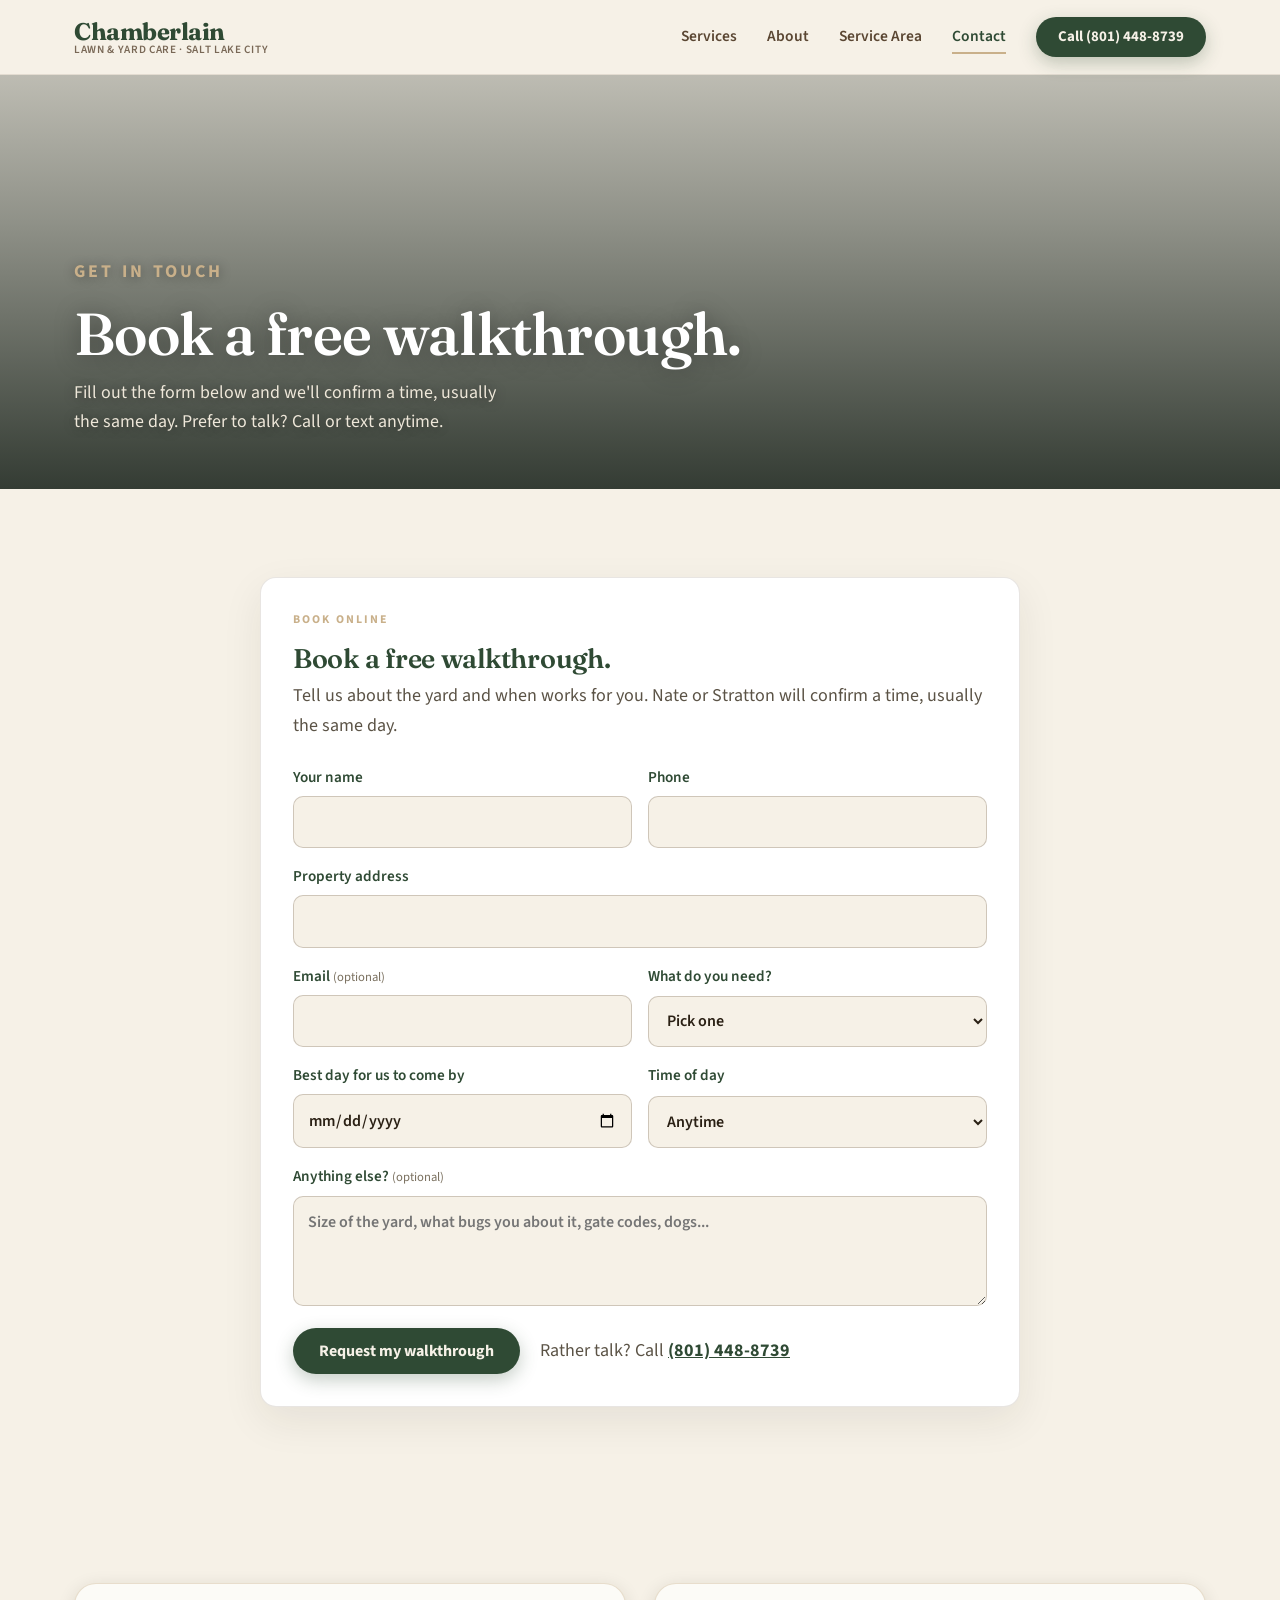
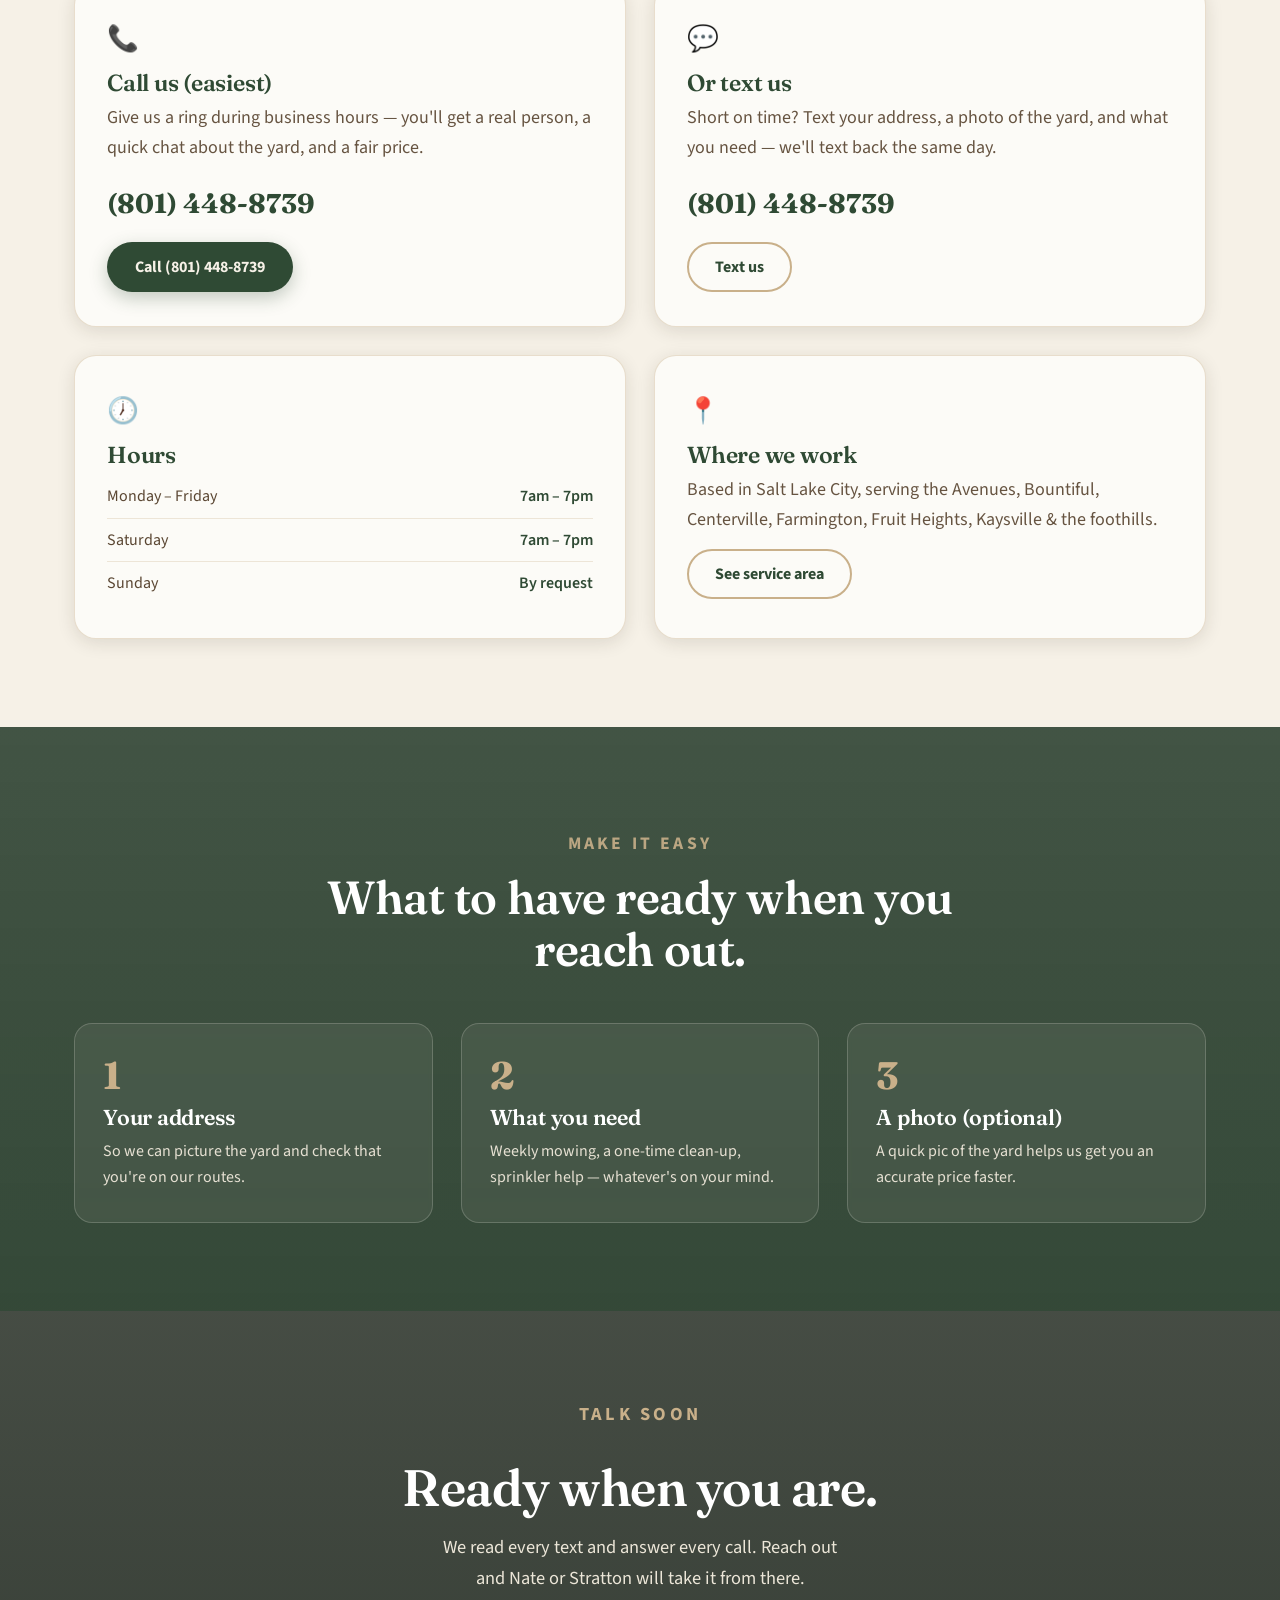
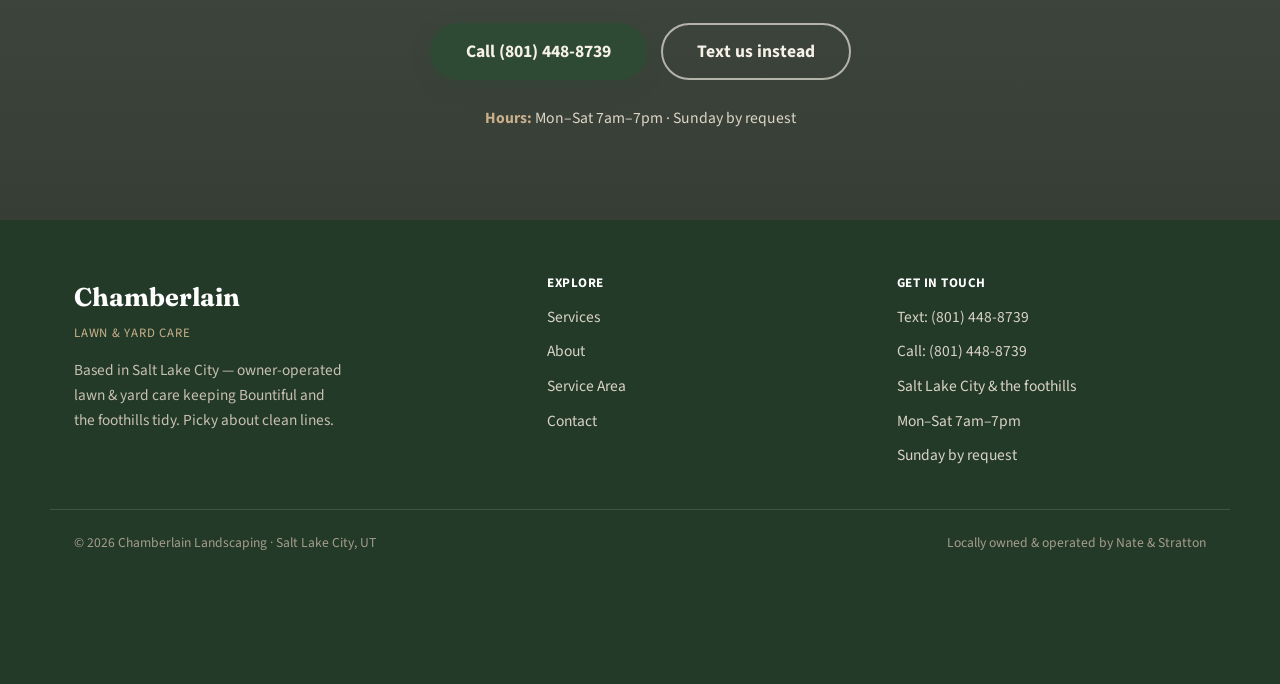
<file: contact.html>
<!DOCTYPE html>
<html lang="en">
<head>
<meta charset="UTF-8" />
<meta name="viewport" content="width=device-width, initial-scale=1.0" />
<title>Contact — Chamberlain Landscaping · Text for a Free Quote</title>
<meta name="description" content="Text or call Chamberlain Landscaping for a free, upfront quote in Salt Lake City, Bountiful &amp; the foothills. Same-day text back. Mon–Sat 7am–7pm." />
<link rel="preconnect" href="https://fonts.googleapis.com" />
<link rel="preconnect" href="https://fonts.gstatic.com" crossorigin />
<link href="https://fonts.googleapis.com/css2?family=Fraunces:ital,opsz,wght@0,9..144,400;0,9..144,500;0,9..144,600;0,9..144,700;1,9..144,400&family=Source+Sans+3:wght@400;500;600;700&display=swap" rel="stylesheet" />
<link rel="stylesheet" href="style.css" />
</head>
<body>

<!-- HEADER -->
<header>
  <div class="wrap nav">
    <a href="index.html" class="brand" aria-label="Chamberlain Landscaping home">
      <span class="mark">Chamberlain</span>
      <span class="sub">Lawn &amp; Yard Care · Salt Lake City</span>
    </a>
    <nav class="nav-links" id="navLinks">
      <a class="link" href="services.html">Services</a>
      <a class="link" href="about.html">About</a>
      <a class="link" href="service-area.html">Service Area</a>
      <a class="link active" href="contact.html" aria-current="page">Contact</a>
      <a class="btn btn-primary header-cta" href="tel:+18014488739">Call (801) 448-8739</a>
    </nav>
    <button class="menu-toggle" id="menuToggle" aria-label="Open menu" aria-expanded="false">
      <span></span><span></span><span></span>
    </button>
  </div>
</header>

<!-- PAGE HERO -->
<section class="page-hero" style="background-image:url('https://images.unsplash.com/photo-1681853108586-f29b4ef5c0fb?auto=format&fit=crop&w=1600&q=80');">
  <div class="ph-inner">
    <p class="eyebrow">Get in touch</p>
    <h1>Book a free walkthrough.</h1>
    <p>Fill out the form below and we'll confirm a time, usually the same day. Prefer to talk? Call or text anytime.</p>
  </div>
</section>

<!-- BOOKING FORM -->
<section class="bg-cream pad book" id="book">
  <div class="wrap">
    <div class="book-card">
      <p class="eyebrow">Book online</p>
      <h2>Book a free walkthrough.</h2>
      <p class="lead">Tell us about the yard and when works for you. Nate or Stratton will confirm a time, usually the same day.</p>
      <form id="bookForm" novalidate>
        <div class="book-grid">
          <label>Your name<input id="b-name" name="name" type="text" autocomplete="name" required></label>
          <label>Phone<input id="b-phone" name="phone" type="tel" autocomplete="tel" inputmode="tel" required></label>
          <label class="full">Property address<input id="b-address" name="address" type="text" autocomplete="street-address" required></label>
          <label><span>Email <small>(optional)</small></span><input id="b-email" name="email" type="email" autocomplete="email"></label>
          <label>What do you need?
            <select id="b-service" name="service" required>
              <option value="">Pick one</option>
              <option>Weekly mowing</option>
              <option>Trimming &amp; edging</option>
              <option>Weeding &amp; beds</option>
              <option>Hedges &amp; shrubs</option>
              <option>Sprinkler service</option>
              <option>Seasonal clean-up</option>
              <option>Sod or bigger project</option>
              <option>Not sure yet</option>
            </select>
          </label>
          <label>Best day for us to come by<input id="b-date" name="preferred_date" type="date"></label>
          <label>Time of day
            <select id="b-time" name="preferred_time">
              <option>Anytime</option>
              <option>Morning</option>
              <option>Afternoon</option>
              <option>Evening</option>
            </select>
          </label>
          <label class="full"><span>Anything else? <small>(optional)</small></span><textarea id="b-notes" name="details" placeholder="Size of the yard, what bugs you about it, gate codes, dogs..."></textarea></label>
          <input class="hp" type="text" name="_honey" tabindex="-1" autocomplete="off" aria-hidden="true">
        </div>
        <div class="book-actions">
          <button class="btn btn-primary" type="submit" id="bookBtn">Request my walkthrough</button>
          <span class="alt">Rather talk? Call <a href="tel:+18014488739">(801) 448-8739</a></span>
        </div>
        <div class="book-status" id="bookStatus" role="status" hidden></div>
      </form>
    </div>
  </div>
</section>


<!-- CONTACT CARDS -->
<section class="bg-cream pad">
  <div class="wrap">
    <div class="contact-grid">

      <div class="contact-card">
        <div class="v-ic" aria-hidden="true">📞</div>
        <h3>Call us (easiest)</h3>
        <p>Give us a ring during business hours — you'll get a real person, a quick chat about the yard, and a fair price.</p>
        <span class="big-num">(801) 448-8739</span><br>
        <a class="btn btn-primary" href="tel:+18014488739">Call (801) 448-8739</a>
      </div>

      <div class="contact-card">
        <div class="v-ic" aria-hidden="true">💬</div>
        <h3>Or text us</h3>
        <p>Short on time? Text your address, a photo of the yard, and what you need — we'll text back the same day.</p>
        <span class="big-num">(801) 448-8739</span><br>
        <a class="btn btn-ghost-dark" href="sms:+18014488739">Text us</a>
      </div>

      <div class="contact-card">
        <div class="v-ic" aria-hidden="true">🕖</div>
        <h3>Hours</h3>
        <ul class="hours-list">
          <li><span>Monday – Friday</span><span>7am – 7pm</span></li>
          <li><span>Saturday</span><span>7am – 7pm</span></li>
          <li><span>Sunday</span><span>By request</span></li>
        </ul>
      </div>

      <div class="contact-card">
        <div class="v-ic" aria-hidden="true">📍</div>
        <h3>Where we work</h3>
        <p>Based in Salt Lake City, serving the Avenues, Bountiful, Centerville, Farmington, Fruit Heights, Kaysville &amp; the foothills.</p>
        <a class="btn btn-ghost-dark" href="service-area.html">See service area</a>
      </div>

    </div>
  </div>
</section>

<!-- WHAT TO SEND -->
<section class="how pad">
  <div class="wrap">
    <div class="section-head center">
      <p class="eyebrow">Make it easy</p>
      <h2>What to have ready when you reach out.</h2>
    </div>
    <div class="steps">
      <div class="step">
        <div class="step-no">1</div>
        <h3>Your address</h3>
        <p>So we can picture the yard and check that you're on our routes.</p>
      </div>
      <div class="step">
        <div class="step-no">2</div>
        <h3>What you need</h3>
        <p>Weekly mowing, a one-time clean-up, sprinkler help — whatever's on your mind.</p>
      </div>
      <div class="step">
        <div class="step-no">3</div>
        <h3>A photo (optional)</h3>
        <p>A quick pic of the yard helps us get you an accurate price faster.</p>
      </div>
    </div>
  </div>
</section>

<!-- FINAL CTA -->
<section class="final pad">
  <div class="wrap">
    <p class="eyebrow" style="color:var(--tan);">Talk soon</p>
    <h2>Ready when you are.</h2>
    <p>We read every text and answer every call. Reach out and Nate or Stratton will take it from there.</p>
    <div class="cta-btns">
      <a class="btn btn-primary" href="tel:+18014488739">Call (801) 448-8739</a>
      <a class="btn btn-ghost" href="sms:+18014488739">Text us instead</a>
    </div>
    <div class="final-hours">
      <strong>Hours:</strong> Mon–Sat 7am–7pm · Sunday by request
    </div>
  </div>
</section>

<!-- FOOTER -->
<footer>
  <div class="wrap foot-grid">
    <div class="foot-brand">
      <div class="mark">Chamberlain</div>
      <div class="sub">Lawn &amp; Yard Care</div>
      <p>Based in Salt Lake City — owner-operated lawn &amp; yard care keeping Bountiful and the foothills tidy. Picky about clean lines.</p>
    </div>
    <div>
      <h4>Explore</h4>
      <a href="services.html">Services</a>
      <a href="about.html">About</a>
      <a href="service-area.html">Service Area</a>
      <a href="contact.html">Contact</a>
    </div>
    <div>
      <h4>Get in touch</h4>
      <a href="sms:+18014488739">Text: (801) 448-8739</a>
      <a href="tel:+18014488739">Call: (801) 448-8739</a>
      <a href="service-area.html">Salt Lake City &amp; the foothills</a>
      <span style="display:block;margin-bottom:9px;font-size:0.97rem;">Mon–Sat 7am–7pm</span>
      <span style="display:block;font-size:0.97rem;">Sunday by request</span>
    </div>
  </div>
  <div class="wrap foot-bottom">
    <span>© 2026 Chamberlain Landscaping · Salt Lake City, UT</span>
    <span>Locally owned &amp; operated by Nate &amp; Stratton</span>
  </div>
</footer>

<!-- MOBILE STICKY BAR -->
<div class="mobile-bar">
  <a class="btn btn-primary" href="contact.html#book">Book</a>
  <a class="btn btn-ghost-dark" href="tel:+18014488739">Call</a>
</div>

<script>
  var toggle = document.getElementById('menuToggle');
  var links = document.getElementById('navLinks');
  toggle.addEventListener('click', function(){
    var open = links.classList.toggle('open');
    toggle.classList.toggle('open', open);
    toggle.setAttribute('aria-expanded', open ? 'true' : 'false');
  });
  links.querySelectorAll('a').forEach(function(a){
    a.addEventListener('click', function(){
      links.classList.remove('open');
      toggle.classList.remove('open');
      toggle.setAttribute('aria-expanded','false');
    });
  });
</script>

<script>
(function(){
  var f=document.getElementById('bookForm'); if(!f) return;
  var st=document.getElementById('bookStatus'), btn=document.getElementById('bookBtn');
  var d=document.getElementById('b-date'); try{d.min=new Date().toISOString().slice(0,10);}catch(e){}
  function show(cls,msg){st.className='book-status '+cls;st.textContent=msg;st.hidden=false;}
  f.addEventListener('submit',function(e){
    e.preventDefault();
    var need=['b-name','b-phone','b-address','b-service'];
    for(var i=0;i<need.length;i++){var el=document.getElementById(need[i]); if(!el.value.trim()){el.focus();show('err','Please fill in your name, phone, address and what you need.');return;}}
    var data={}; new FormData(f).forEach(function(v,k){data[k]=v;});
    if(data._honey) return;
    delete data._honey;
    data._subject='New walkthrough request: '+data.name+' ('+data.service+')';
    data._template='table'; data._captcha='false';
    if(data.email) data._replyto=data.email;
    btn.disabled=true; btn.textContent='Sending...';
    var ctrl=('AbortController' in window)?new AbortController():null; var timer=setTimeout(function(){if(ctrl)ctrl.abort();},15000);
    fetch('https://formsubmit.co/ajax/chamberlainyardcare@gmail.com',{method:'POST',headers:{'Content-Type':'application/json','Accept':'application/json'},body:JSON.stringify(data),signal:ctrl?ctrl.signal:undefined})
      .then(function(r){return r.json();})
      .then(function(r){
        if(r.success==='true'||r.success===true){f.reset();show('ok','Got it, thanks '+data.name.split(' ')[0]+"! We'll text you shortly to confirm a time.");}
        else throw new Error(r.message||'fail');
      })
      .catch(function(){
        var body='Hi, this is '+data.name+'. I\'d like a walkthrough at '+data.address+' for '+data.service+(data.preferred_date?' around '+data.preferred_date:'')+'. My number is '+data.phone+'.';
        st.className='book-status err'; st.hidden=false;
        st.innerHTML='';
        st.appendChild(document.createTextNode("Our form is having trouble right now. Tap below to send it as a text instead, or call (801) 448-8739. "));
        var a=document.createElement('a'); a.href='sms:+18014488739?&body='+encodeURIComponent(body); a.textContent='Send as a text'; a.style.textDecoration='underline'; st.appendChild(a);
      })
      .then(function(){clearTimeout(timer);
btn.disabled=false;btn.textContent='Request my walkthrough';});
  });
})();
</script>

</body>
</html>
</file>
<file: style.css>
:root{
  --evergreen:#2F4A34;
  --cream:#F6F1E7;
  --tan:#C9B08A;
  --bark:#5A4632;
  --offwhite:#FCFBF7;
  --evergreen-deep:#243a29;
  --shadow:rgba(42,32,20,0.12);
  --max:1180px;
}
*{box-sizing:border-box;margin:0;padding:0;}
html{scroll-behavior:smooth;}
body{
  font-family:'Source Sans 3',system-ui,sans-serif;
  color:var(--bark);
  background:var(--cream);
  line-height:1.65;
  font-size:18px;
  -webkit-font-smoothing:antialiased;
}
h1,h2,h3,h4{font-family:'Fraunces',Georgia,serif;color:var(--evergreen);font-weight:600;line-height:1.1;letter-spacing:-0.01em;}
a{color:inherit;text-decoration:none;}
img{display:block;max-width:100%;}
.wrap{max-width:var(--max);margin:0 auto;padding:0 24px;}
.eyebrow{
  font-family:'Source Sans 3',sans-serif;
  text-transform:uppercase;
  letter-spacing:0.18em;
  font-size:0.74rem;
  font-weight:700;
  color:var(--tan);
  margin-bottom:14px;
}
.btn{
  display:inline-flex;align-items:center;gap:8px;
  font-family:'Source Sans 3',sans-serif;
  font-weight:700;font-size:1rem;
  padding:15px 26px;border-radius:999px;
  cursor:pointer;border:2px solid transparent;
  transition:transform .15s ease, box-shadow .15s ease, background .15s ease;
  line-height:1;
}
.btn-primary{background:var(--evergreen);color:var(--cream);box-shadow:0 6px 18px rgba(47,74,52,0.28);}
.btn-primary:hover{background:var(--evergreen-deep);transform:translateY(-2px);box-shadow:0 10px 24px rgba(47,74,52,0.34);}
.btn-ghost{background:transparent;color:var(--cream);border-color:rgba(246,241,231,0.65);}
.btn-ghost:hover{background:rgba(246,241,231,0.12);}
.btn-ghost-dark{background:transparent;color:var(--evergreen);border-color:var(--tan);}
.btn-ghost-dark:hover{background:rgba(201,176,138,0.18);}

/* ---------- HEADER ---------- */
header{
  position:sticky;top:0;z-index:60;
  background:rgba(246,241,231,0.94);
  backdrop-filter:blur(8px);
  border-bottom:1px solid rgba(90,70,50,0.12);
}
.nav{display:flex;align-items:center;justify-content:space-between;height:74px;}
.brand{display:flex;flex-direction:column;line-height:1.05;}
.brand .mark{font-family:'Fraunces',serif;font-weight:700;font-size:1.5rem;color:var(--evergreen);letter-spacing:-0.02em;}
.brand .sub{font-size:0.7rem;letter-spacing:0.06em;color:var(--bark);text-transform:uppercase;font-weight:600;opacity:.8;}
.nav-links{display:flex;align-items:center;gap:30px;}
.nav-links a.link{font-weight:600;font-size:0.97rem;color:var(--bark);position:relative;}
.nav-links a.link::after{content:"";position:absolute;left:0;bottom:-4px;width:0;height:2px;background:var(--tan);transition:width .2s ease;}
.nav-links a.link:hover::after{width:100%;}
.nav-links a.link.active{color:var(--evergreen);}
.nav-links a.link.active::after{width:100%;}
.header-cta{padding:11px 20px;font-size:0.93rem;}
.menu-toggle{display:none;}

/* ---------- HERO (home) ---------- */
.hero{
  position:relative;
  min-height:88vh;
  display:flex;align-items:flex-end;
  background:
    linear-gradient(to top, rgba(20,30,22,0.82) 0%, rgba(20,30,22,0.30) 45%, rgba(20,30,22,0.12) 100%),
    url('https://images.unsplash.com/photo-1751050743813-03d46859896c?auto=format&fit=crop&w=1600&q=80') center 55%/cover no-repeat;
  color:var(--cream);
}
.hero-inner{padding:0 24px 64px;max-width:var(--max);margin:0 auto;width:100%;}
.hero-inner .eyebrow{color:var(--tan);}
.hero h1{color:#fff;font-size:clamp(2.5rem,6vw,4.4rem);font-weight:600;max-width:14ch;text-shadow:0 2px 24px rgba(0,0,0,0.35);}
.hero h1 em{font-style:italic;color:var(--tan);}
.hero .subline{font-size:clamp(1.05rem,2vw,1.3rem);max-width:46ch;margin:22px 0 30px;color:#f1ece0;text-shadow:0 1px 12px rgba(0,0,0,0.4);}
.hero-ctas{display:flex;gap:14px;flex-wrap:wrap;}
.trust-strip{
  display:flex;flex-wrap:wrap;gap:10px 0;
  margin-top:34px;padding-top:22px;
  border-top:1px solid rgba(246,241,231,0.25);
}
.trust-strip span{font-size:0.86rem;font-weight:600;color:#f1ece0;letter-spacing:0.02em;padding:0 18px;border-right:1px solid rgba(246,241,231,0.3);}
.trust-strip span:first-child{padding-left:0;}
.trust-strip span:last-child{border-right:none;}

/* ---------- PAGE HERO (sub-pages) ---------- */
.page-hero{
  position:relative;
  min-height:46vh;
  display:flex;align-items:flex-end;
  background-size:cover;background-position:center;
  color:var(--cream);
}
.page-hero::before{content:"";position:absolute;inset:0;background:linear-gradient(to top, rgba(20,30,22,0.86) 0%, rgba(20,30,22,0.45) 65%, rgba(20,30,22,0.25) 100%);}
.page-hero .ph-inner{position:relative;z-index:1;padding:0 24px 52px;max-width:var(--max);margin:0 auto;width:100%;}
.page-hero .eyebrow{color:var(--tan);}
.page-hero h1{color:#fff;font-size:clamp(2.3rem,5vw,3.7rem);text-shadow:0 2px 24px rgba(0,0,0,0.35);}
.page-hero p{color:#eee7d9;margin-top:12px;font-size:1.12rem;max-width:50ch;text-shadow:0 1px 12px rgba(0,0,0,0.4);}

/* ---------- SECTION GENERIC ---------- */
section{position:relative;}
.pad{padding:88px 0;}
.section-head{max-width:640px;margin-bottom:48px;}
.section-head.center{margin-left:auto;margin-right:auto;text-align:center;}
.section-head h2{font-size:clamp(2rem,4vw,2.9rem);}
.section-head p{margin-top:14px;font-size:1.1rem;color:var(--bark);opacity:.9;}
.bg-cream{background:var(--cream);}
.bg-off{background:var(--offwhite);}
.center-btn{text-align:center;margin-top:44px;}

/* ---------- SERVICES (cards) ---------- */
.services{background:var(--cream);}
.svc-grid{display:grid;grid-template-columns:repeat(3,1fr);gap:26px;}
.svc-card{
  background:var(--offwhite);
  border-radius:20px;overflow:hidden;
  box-shadow:0 4px 18px var(--shadow);
  border:1px solid rgba(201,176,138,0.35);
  transition:transform .18s ease, box-shadow .18s ease;
  display:flex;flex-direction:column;
}
.svc-card:hover{transform:translateY(-4px);box-shadow:0 14px 30px rgba(42,32,20,0.16);}
.svc-photo{height:200px;overflow:hidden;position:relative;}
.svc-photo img{width:100%;height:100%;object-fit:cover;transition:transform .5s ease;}
.svc-card:hover .svc-photo img{transform:scale(1.06);}
.svc-num{position:absolute;top:12px;left:12px;background:rgba(47,74,52,0.92);color:var(--cream);font-family:'Fraunces',serif;font-weight:600;font-size:0.85rem;width:32px;height:32px;border-radius:50%;display:flex;align-items:center;justify-content:center;}
.svc-body{padding:22px 24px 26px;}
.svc-body h3{font-size:1.32rem;margin-bottom:8px;}
.svc-body p{font-size:1rem;color:var(--bark);opacity:.9;}

/* ---------- SPLIT ROWS (services detail) ---------- */
.split{display:grid;grid-template-columns:1fr 1fr;gap:50px;align-items:center;margin-bottom:56px;}
.split:last-child{margin-bottom:0;}
.split.reverse .split-media{order:2;}
.split-photo{position:relative;border-radius:20px;overflow:hidden;box-shadow:0 12px 32px var(--shadow);}
.split-photo img{width:100%;height:360px;object-fit:cover;}
.split-photo .svc-num{top:16px;left:16px;width:38px;height:38px;font-size:1rem;}
.split-copy h3{font-size:1.8rem;margin-bottom:12px;}
.split-copy>p{font-size:1.08rem;color:var(--bark);}
.split-copy ul{margin:16px 0 0;padding:0;list-style:none;}
.split-copy li{position:relative;padding-left:28px;margin-bottom:9px;color:var(--bark);}
.split-copy li::before{content:"✓";position:absolute;left:0;top:0;color:var(--evergreen);font-weight:800;}

/* ---------- ABOUT ---------- */
.about{background:var(--evergreen);color:var(--cream);overflow:hidden;}
.about .eyebrow{color:var(--tan);}
.about h2{color:#fff;}
.about-grid{display:grid;grid-template-columns:1.05fr 0.95fr;gap:56px;align-items:center;}
.about-copy p{margin-bottom:16px;color:#ece6d8;font-size:1.08rem;}
.about-copy p strong{color:#fff;}
.about-media{display:flex;flex-direction:column;gap:18px;}
.about-photo{border-radius:20px;overflow:hidden;box-shadow:0 16px 40px rgba(0,0,0,0.35);}
.about-photo img{width:100%;height:300px;object-fit:cover;}
.framed{
  background:var(--offwhite);
  border:2px dashed var(--tan);
  border-radius:16px;
  padding:30px 22px;
  text-align:center;
  color:var(--bark);
}
.framed .ph-icon{font-size:1.8rem;margin-bottom:8px;}
.framed .ph-title{font-family:'Fraunces',serif;font-weight:600;font-size:1.12rem;color:var(--evergreen);}
.framed .ph-cap{font-size:0.9rem;opacity:.75;margin-top:4px;}

/* ---------- VALUES GRID (about) ---------- */
.values{display:grid;grid-template-columns:repeat(2,1fr);gap:24px;}
.value{background:var(--offwhite);border:1px solid rgba(201,176,138,0.4);border-radius:18px;padding:28px 26px;box-shadow:0 4px 18px var(--shadow);}
.value .v-ic{font-size:1.5rem;margin-bottom:10px;}
.value h3{font-size:1.25rem;margin-bottom:8px;}
.value p{font-size:1rem;color:var(--bark);opacity:.9;}

/* ---------- SERVICE AREA ---------- */
.area{background:var(--cream);}
.area-grid{display:grid;grid-template-columns:1fr 1fr;gap:48px;align-items:center;}
.area-photo{border-radius:22px;overflow:hidden;box-shadow:0 10px 30px var(--shadow);}
.area-photo img{width:100%;height:380px;object-fit:cover;}
.city-list{display:flex;flex-wrap:wrap;gap:12px;margin-top:24px;}
.city-chip{
  background:var(--offwhite);
  border:1px solid var(--tan);
  color:var(--evergreen);
  font-weight:600;font-size:0.98rem;
  padding:9px 18px;border-radius:999px;
}
.map-embed{border-radius:22px;overflow:hidden;box-shadow:0 10px 30px var(--shadow);border:1px solid rgba(201,176,138,0.4);}
.map-embed iframe{display:block;width:100%;height:400px;border:0;}

/* ---------- HOW IT WORKS ---------- */
.how{
  background:
    linear-gradient(rgba(36,58,41,0.86),rgba(36,58,41,0.92)),
    url('https://images.unsplash.com/photo-1544914379-806667cd9489?auto=format&fit=crop&w=1600&q=80') center/cover fixed no-repeat;
  color:var(--cream);
}
.how .section-head h2{color:#fff;}
.how .section-head .eyebrow{color:var(--tan);}
.steps{display:grid;grid-template-columns:repeat(3,1fr);gap:28px;}
.step{
  background:rgba(246,241,231,0.07);
  border:1px solid rgba(246,241,231,0.2);
  border-radius:18px;padding:32px 28px;
  backdrop-filter:blur(2px);
}
.step .step-no{font-family:'Fraunces',serif;font-size:2.4rem;color:var(--tan);font-weight:700;line-height:1;}
.step h3{color:#fff;font-size:1.35rem;margin:12px 0 8px;}
.step p{color:#e7e1d3;font-size:1rem;}

/* ---------- GALLERY ---------- */
.gallery{background:var(--offwhite);}
.gal-grid{display:grid;grid-template-columns:repeat(4,1fr);grid-auto-rows:200px;gap:14px;}
.gal-grid figure{overflow:hidden;border-radius:14px;position:relative;}
.gal-grid img{width:100%;height:100%;object-fit:cover;transition:transform .5s ease;}
.gal-grid figure:hover img{transform:scale(1.07);}
.gal-grid .tall{grid-row:span 2;}
.gal-grid .wide{grid-column:span 2;}

/* ---------- CONTACT ---------- */
.contact-grid{display:grid;grid-template-columns:1fr 1fr;gap:28px;}
.contact-card{background:var(--offwhite);border:1px solid rgba(201,176,138,0.4);border-radius:22px;padding:34px 32px;box-shadow:0 4px 18px var(--shadow);}
.contact-card .v-ic{font-size:1.6rem;margin-bottom:10px;}
.contact-card h3{font-size:1.45rem;margin-bottom:8px;}
.contact-card p{color:var(--bark);opacity:.92;margin-bottom:14px;}
.contact-card .big-num{font-family:'Fraunces',serif;font-size:1.7rem;color:var(--evergreen);font-weight:700;display:inline-block;margin:4px 0 16px;}
.hours-list{list-style:none;padding:0;margin:0;}
.hours-list li{display:flex;justify-content:space-between;padding:8px 0;border-bottom:1px solid rgba(201,176,138,0.3);font-size:1rem;}
.hours-list li:last-child{border-bottom:none;}
.hours-list span:last-child{font-weight:600;color:var(--evergreen);}

/* ---------- REVIEWS ---------- */
.review-grid{display:grid;grid-template-columns:repeat(3,1fr);gap:24px;}
.review{background:var(--offwhite);border:1px solid rgba(201,176,138,0.4);border-radius:20px;padding:30px 28px;box-shadow:0 4px 18px var(--shadow);display:flex;flex-direction:column;gap:14px;margin:0;}
.review .stars{color:#E0A93B;letter-spacing:3px;font-size:1.05rem;line-height:1;}
.review blockquote{margin:0;font-size:1.06rem;color:var(--bark);line-height:1.6;}
.review figcaption{margin-top:auto;display:flex;flex-direction:column;padding-top:6px;}
.review .r-name{font-family:'Fraunces',serif;font-weight:600;color:var(--evergreen);font-size:1.05rem;}
.review .r-loc{font-size:0.88rem;color:var(--bark);opacity:.72;}
.review-foot{text-align:center;margin-top:36px;font-size:0.95rem;color:var(--bark);opacity:.8;}
.review-foot strong{color:var(--evergreen);}
@media(max-width:980px){.review-grid{grid-template-columns:1fr;}}

/* ---------- FINAL CTA ---------- */
.final{
  background:
    linear-gradient(rgba(20,30,22,0.78),rgba(20,30,22,0.85)),
    url('https://images.unsplash.com/photo-1681853108586-f29b4ef5c0fb?auto=format&fit=crop&w=1600&q=80') center/cover no-repeat;
  color:var(--cream);text-align:center;
}
.final h2{color:#fff;font-size:clamp(2rem,5vw,3.2rem);max-width:18ch;margin:0 auto 16px;}
.final p{font-size:1.15rem;color:#ece6d8;max-width:44ch;margin:0 auto 30px;}
.final .btn{font-size:1.1rem;padding:18px 34px;}
.cta-btns{display:flex;gap:14px;justify-content:center;flex-wrap:wrap;}
.final-hours{margin-top:26px;font-size:0.98rem;color:#ddd6c6;}
.final-hours strong{color:var(--tan);}

/* ---------- FOOTER ---------- */
footer{background:var(--evergreen-deep);color:#d9d3c5;padding:56px 0 130px;}
.foot-grid{display:grid;grid-template-columns:1.4fr 1fr 1fr;gap:40px;}
.foot-brand .mark{font-family:'Fraunces',serif;font-weight:700;font-size:1.6rem;color:#fff;}
.foot-brand .sub{font-size:0.8rem;letter-spacing:0.06em;text-transform:uppercase;color:var(--tan);margin-top:4px;}
.foot-brand p{margin-top:14px;font-size:0.96rem;max-width:34ch;color:#c7c0b0;}
footer h4{color:#fff;margin-bottom:14px;font-family:'Source Sans 3',sans-serif;font-weight:700;letter-spacing:0.04em;text-transform:uppercase;font-size:0.82rem;}
footer a{color:#d9d3c5;display:block;margin-bottom:9px;font-size:0.97rem;}
footer a:hover{color:var(--tan);}
.foot-bottom{border-top:1px solid rgba(246,241,231,0.14);margin-top:40px;padding-top:22px;font-size:0.85rem;color:#a59d8c;display:flex;justify-content:space-between;flex-wrap:wrap;gap:10px;}

/* ---------- MOBILE STICKY BAR ---------- */
.mobile-bar{
  display:none;
  gap:10px;
  position:fixed;left:0;right:0;bottom:0;z-index:80;
  padding:12px 16px;
  background:rgba(246,241,231,0.97);
  backdrop-filter:blur(8px);
  border-top:1px solid rgba(90,70,50,0.18);
  box-shadow:0 -4px 18px rgba(42,32,20,0.12);
}
.mobile-bar .btn{flex:1;justify-content:center;font-size:1.02rem;padding:14px 8px;}

/* ---------- RESPONSIVE ---------- */
@media(max-width:980px){
  .svc-grid{grid-template-columns:repeat(2,1fr);}
  .about-grid,.area-grid,.contact-grid{grid-template-columns:1fr;gap:36px;}
  .steps{grid-template-columns:1fr;}
  .foot-grid{grid-template-columns:1fr 1fr;}
  .gal-grid{grid-template-columns:repeat(2,1fr);}
}
@media(max-width:760px){
  body{font-size:17px;}
  .nav-links{
    position:fixed;inset:74px 0 auto 0;
    flex-direction:column;align-items:stretch;gap:0;
    background:var(--cream);
    border-bottom:1px solid rgba(90,70,50,0.15);
    padding:8px 0;
    transform:translateY(-130%);
    transition:transform .28s ease;
    box-shadow:0 12px 24px rgba(42,32,20,0.12);
  }
  .nav-links.open{transform:translateY(0);}
  .nav-links a.link{padding:14px 24px;border-bottom:1px solid rgba(90,70,50,0.08);}
  .nav-links a.link::after{display:none;}
  .nav-links .header-cta{margin:12px 24px;justify-content:center;}
  .menu-toggle{display:flex;flex-direction:column;gap:5px;background:none;border:none;cursor:pointer;padding:8px;}
  .menu-toggle span{width:26px;height:2.5px;background:var(--evergreen);border-radius:2px;transition:.25s;}
  .menu-toggle.open span:nth-child(1){transform:translateY(7.5px) rotate(45deg);}
  .menu-toggle.open span:nth-child(2){opacity:0;}
  .menu-toggle.open span:nth-child(3){transform:translateY(-7.5px) rotate(-45deg);}
  .hero{min-height:86vh;background-attachment:scroll;}
  .how{background-attachment:scroll;}
  .pad{padding:64px 0;}
  .trust-strip span{border-right:none;padding:2px 0;width:100%;}
  .split{grid-template-columns:1fr;gap:28px;}
  .split.reverse .split-media{order:0;}
  .split-photo img{height:260px;}
  .values{grid-template-columns:1fr;}
  .mobile-bar{display:flex;}
  footer{padding-bottom:96px;}
  .gal-grid{grid-auto-rows:160px;}
}
@media(max-width:420px){
  .wrap{padding:0 18px;}
  .hero-inner{padding:0 18px 56px;}
  .svc-grid{grid-template-columns:1fr;}
  .foot-grid{grid-template-columns:1fr;}
  .hero-ctas .btn{width:100%;justify-content:center;}
  .gal-grid{grid-template-columns:1fr;grid-auto-rows:200px;}
  .gal-grid .wide{grid-column:span 1;}
  .gal-grid .tall{grid-row:span 1;}
}

/* ---------- HERO TAG (readable over photo) ---------- */
.hero-tag{
  display:inline-block;
  background:rgba(20,30,22,0.72);
  color:#f1e4c8 !important;
  padding:7px 14px;border-radius:999px;
  backdrop-filter:blur(4px);-webkit-backdrop-filter:blur(4px);
  font-size:0.78rem;line-height:1.4;
}
.hero{background-position:center 55%;}

/* ---------- BOOKING FORM ---------- */
.book{scroll-margin-top:90px;}
.book-card{background:#fff;border:1px solid rgba(90,70,50,0.14);border-radius:16px;padding:32px;max-width:760px;margin:0 auto;box-shadow:0 14px 40px rgba(42,32,20,0.08);}
.book-card h2{margin-bottom:8px;}
.book-card .lead{color:#5b5346;margin-bottom:24px;}
.book-grid{display:grid;grid-template-columns:1fr 1fr;gap:16px;}
.book-grid .full{grid-column:1/-1;}
.book-grid label{display:grid;gap:6px;font-weight:600;font-size:0.95rem;color:var(--evergreen);min-width:0;}
.book-grid label small{font-weight:400;color:#7a705f;}
.book-grid input,.book-grid select,.book-grid textarea{
  width:100%;box-sizing:border-box;font:inherit;font-size:16px;
  padding:12px 14px;border:1px solid rgba(90,70,50,0.25);border-radius:10px;background:var(--cream);color:#2a2014;
}
.book-grid textarea{min-height:110px;resize:vertical;}
.book-grid input:focus,.book-grid select:focus,.book-grid textarea:focus{outline:2px solid var(--evergreen);outline-offset:1px;border-color:transparent;}
.book-actions{display:flex;flex-wrap:wrap;align-items:center;gap:14px 20px;margin-top:22px;}
.book-actions .btn{border:none;cursor:pointer;font-size:1rem;}
.book-actions .alt{color:#5b5346;}
.book-actions .alt a{color:var(--evergreen);font-weight:700;text-decoration:underline;}
.book-status{margin-top:16px;padding:14px 16px;border-radius:10px;font-weight:600;}
.book-status.ok{background:rgba(47,74,52,0.1);color:var(--evergreen);}
.book-status.err{background:rgba(160,60,30,0.1);color:#8a3418;}
.hp{position:absolute;left:-9999px;}
@media(max-width:640px){
  .book-card{padding:22px 18px;border-radius:12px;}
  .book-grid{grid-template-columns:1fr;}
  .book-actions .btn{width:100%;justify-content:center;}
  .hero-tag{font-size:0.7rem;letter-spacing:0.12em;}
}
</file>
